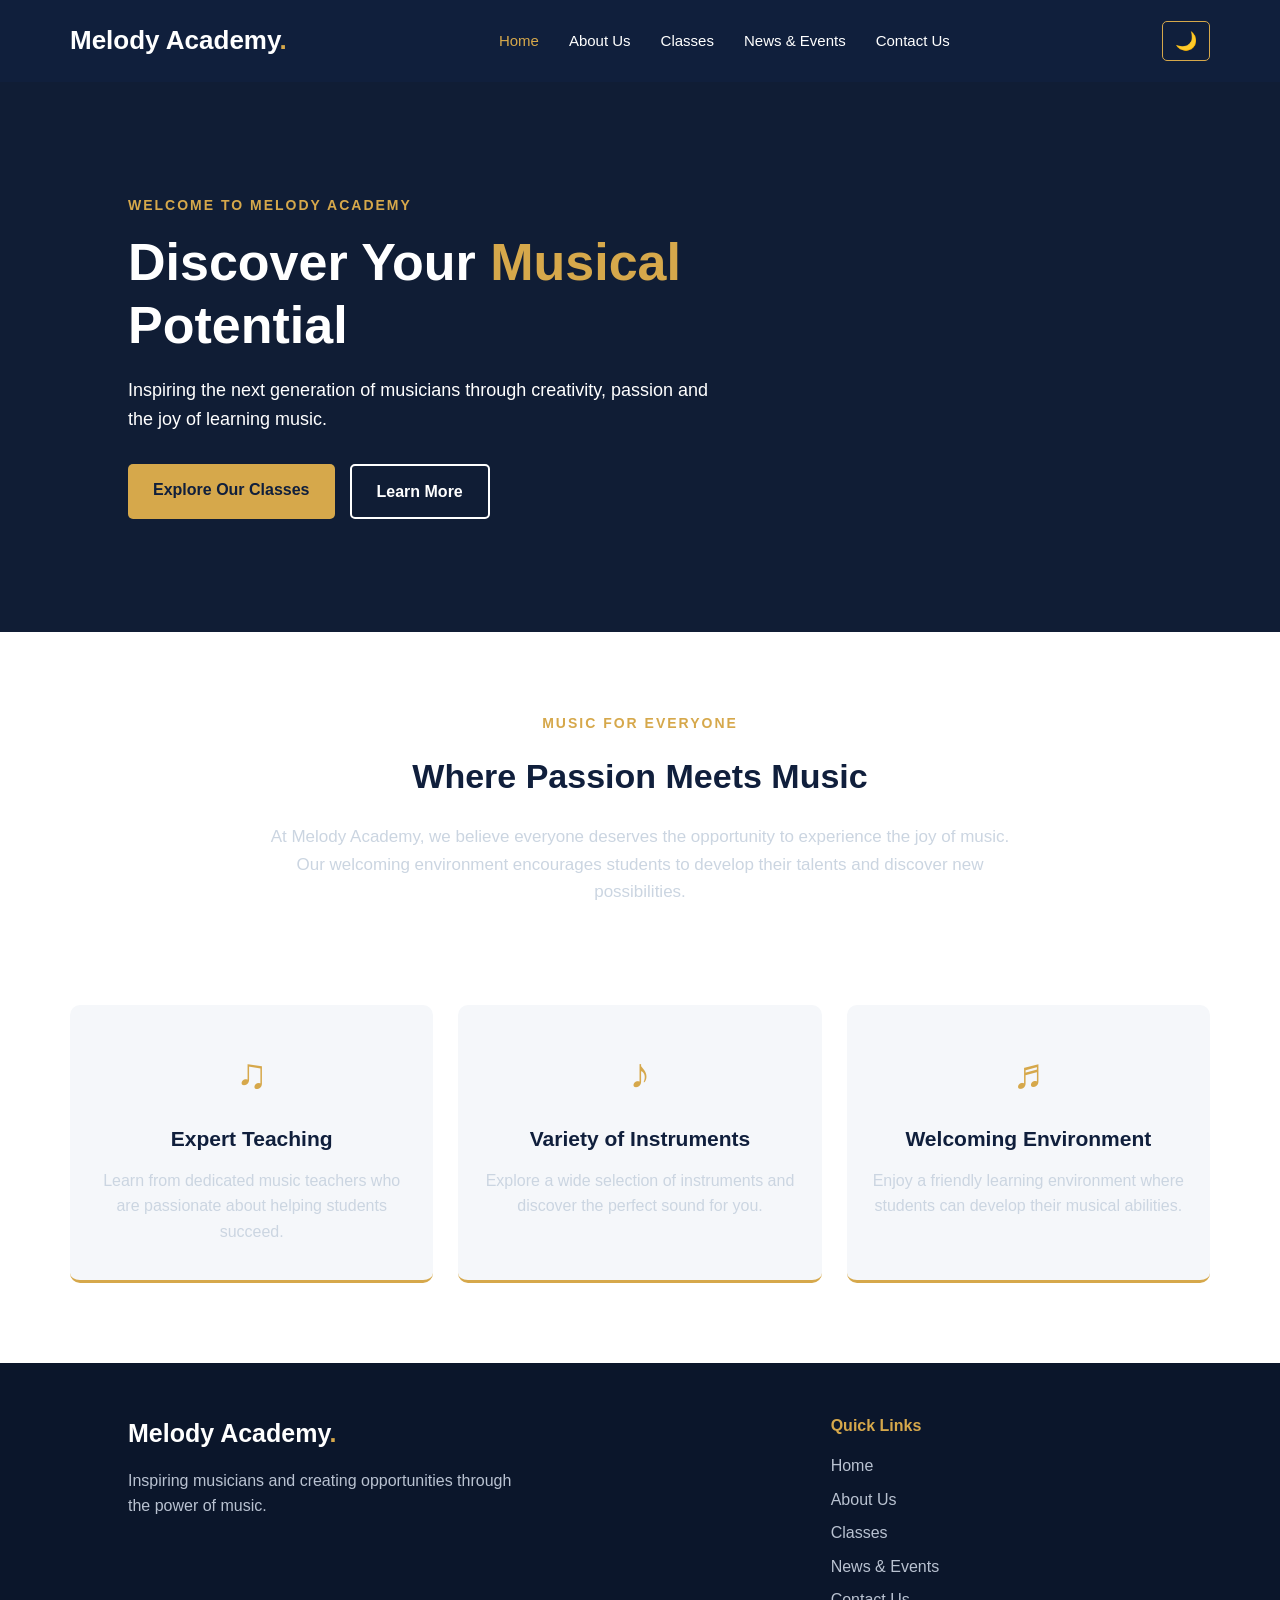
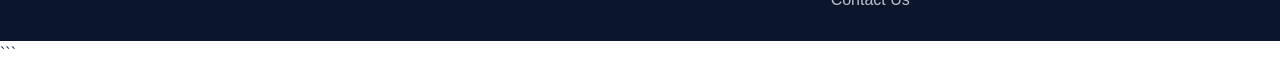
<file: index.html>
<!DOCTYPE html>
<html lang="en">

<head>

    <meta charset="UTF-8">

    <meta name="viewport" content="width=device-width, initial-scale=1.0">

    <title>Melody Academy | Home</title>

    <!-- Links this page to my external CSS stylesheet, where I have written the styling for my website -->
    <link rel="stylesheet" href="style.css">

</head>

<body>

    <!-- ==================================
         NAVIGATION BAR
         Contains my website logo and links
         to the other pages I have created
    =================================== -->

    <header>

        <nav class="navbar">

            <!-- My website logo, which also takes visitors back to the homepage when clicked -->
            <a href="index.html" class="logo">
                Melody Academy<span>.</span>
            </a>

            <!-- Button for opening and closing the navigation menu on smaller screens -->
            <button class="menu-toggle" id="menu-toggle" aria-label="Toggle navigation" aria-expanded="false">
                ☰
            </button>

            <!-- Navigation links to all five pages of my website -->
            <ul class="nav-links" id="nav-links">

                <!-- The active class highlights which page the visitor is currently viewing -->
                <li><a href="index.html" class="active">Home</a></li>

                <li><a href="about.html">About Us</a></li>

                <li><a href="classes.html">Classes</a></li>

                <li><a href="news.html">News & Events</a></li>

                <li><a href="contact.html">Contact Us</a></li>

            </ul>

            <!-- Button for switching between light and dark mode -->
            <button id="theme-toggle" class="theme-toggle" aria-label="Switch to dark mode">
                🌙
            </button>

        </nav>

    </header>


    <main>

        <!-- ==================================
             WELCOME SECTION
             The first section visitors see
             when they open my homepage
        =================================== -->

        <section class="welcome-section">

            <div class="welcome-content">

                <!-- A small heading to welcome visitors to the academy -->
                <p class="eyebrow">WELCOME TO MELODY ACADEMY</p>

                <!-- Main heading introducing the purpose of my website -->
                <h1>Discover Your <span>Musical</span> Potential</h1>

                <!-- A short introduction explaining what Melody Academy offers -->
                <p>
                    Inspiring the next generation of musicians through
                    creativity, passion and the joy of learning music.
                </p>

                <!-- Buttons which allow visitors to navigate to other pages -->
                <div class="welcome-buttons">

                    <!-- Takes visitors to my Classes page -->
                    <a href="classes.html" class="btn btn-primary">
                        Explore Our Classes
                    </a>

                    <!-- Takes visitors to my About Us page -->
                    <a href="about.html" class="btn btn-outline">
                        Learn More
                    </a>

                </div>

            </div>

        </section>


        <!-- ==================================
             INTRODUCTION SECTION
             Gives visitors a little more
             information about Melody Academy
        =================================== -->

        <section class="introduction">

            <div class="section-heading">

                <!-- Small heading used to introduce this section -->
                <p class="eyebrow">MUSIC FOR EVERYONE</p>

                <!-- Main heading for the introduction -->
                <h2>Where Passion Meets Music</h2>

                <!-- Describes the approach to music education at Melody Academy -->
                <p>
                    At Melody Academy, we believe everyone
                    deserves the opportunity to experience the joy of music.
                    Our welcoming environment encourages students to
                    develop their talents and discover new possibilities.
                </p>

            </div>

        </section>


        <!-- ==================================
             FEATURES SECTION
             Highlights three of the main
             things the music school will offer
        =================================== -->

        <section class="features">


            <!-- First feature: The teaching provided at the academy -->
            <div class="feature-card">

                <!-- Musical symbol used as the feature's icon -->
                <div class="feature-icon">♫</div>

                <h3>Expert Teaching</h3>

                <p>
                    Learn from dedicated music teachers who are
                    passionate about helping students succeed.
                </p>

            </div>


            <!-- Second feature: The different instruments available -->
            <div class="feature-card">

                <div class="feature-icon">♪</div>

                <h3>Variety of Instruments</h3>

                <p>
                    Explore a wide selection of instruments and
                    discover the perfect sound for you.
                </p>

            </div>


            <!-- Third feature: The learning environment at the academy -->
            <div class="feature-card">

                <div class="feature-icon">♬</div>

                <h3>Welcoming Environment</h3>

                <p>
                    Enjoy a friendly learning environment where
                    students can develop their musical abilities.
                </p>

            </div>

        </section>


    </main>


    <!-- ==================================
         FOOTER
         Appears at the bottom of my page
         and contains extra navigation links
    =================================== -->

    <footer>

        <div class="footer-content">

            <!-- Displays Melody Academy's name and a short description -->
            <div>

                <h3>Melody Academy<span>.</span></h3>

                <p>
                    Inspiring musicians and creating opportunities
                    through the power of music.
                </p>

            </div>


            <!-- Extra navigation links so visitors can access the other pages -->
            <div>

                <h4>Quick Links</h4>

                <ul>

                    <li><a href="index.html">Home</a></li>

                    <li><a href="about.html">About Us</a></li>

                    <li><a href="classes.html">Classes</a></li>

                    <li><a href="news.html">News & Events</a></li>

                    <li><a href="contact.html">Contact Us</a></li>

                </ul>

            </div>

        </div>

    </footer>


    <!-- Links to my JavaScript file -->
    <script src="script.js"></script>

</body>

</html>
```
</file>
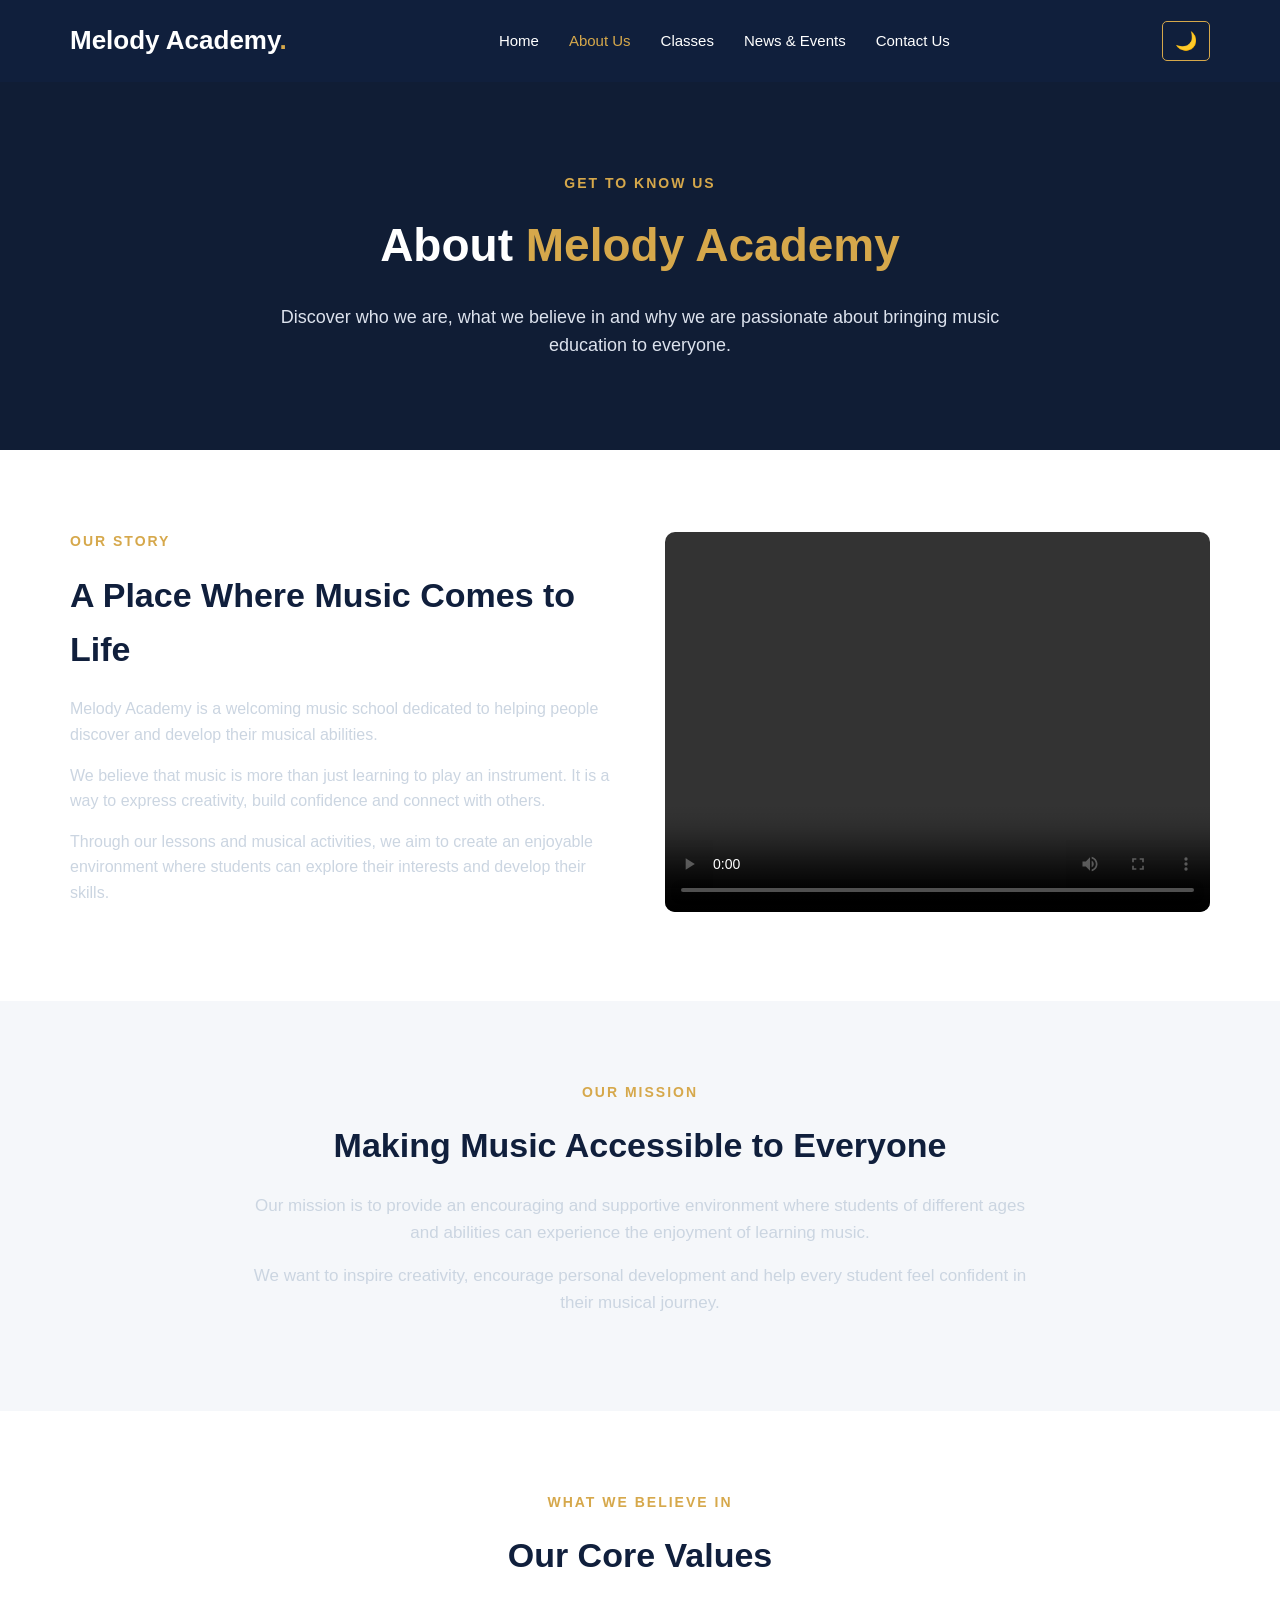
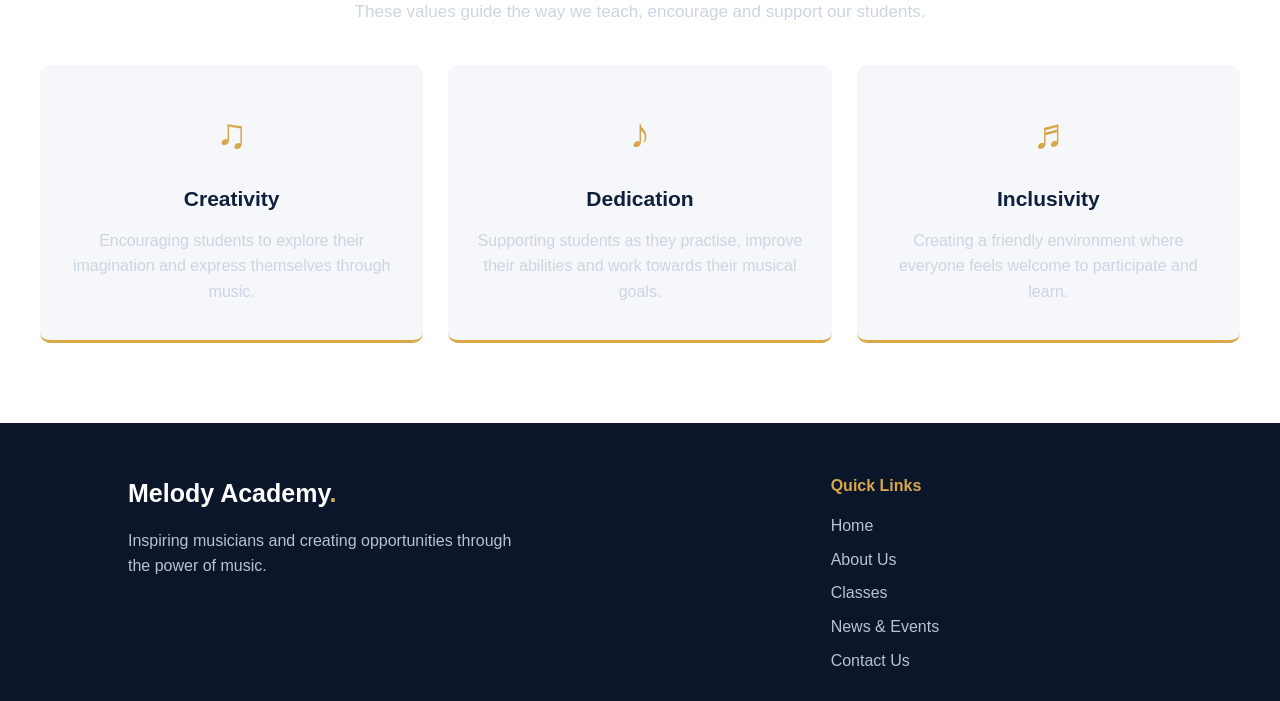
<file: about.html>
<!DOCTYPE html>
<html lang="en">

<head>

    <!-- Sets the character encoding for the webpage -->
    <meta charset="UTF-8">

    <!-- Allows the webpage to adjust to different screen sizes -->
    <meta name="viewport" content="width=device-width, initial-scale=1.0">

    <!-- Sets the title displayed in the browser tab -->
    <title>Melody Academy | About Us</title>

    <!-- Connects this page to the shared CSS stylesheet -->
    <link rel="stylesheet" href="style.css">

</head>

<body>

    <!-- ==================================
         NAVIGATION BAR
         Provides links to the other pages
    =================================== -->

    <header>

        <nav class="navbar">

            <!-- Academy logo linking back to the Home Page -->
            <a href="index.html" class="logo">
                Melody Academy<span>.</span>
            </a>

            <!-- Mobile navigation menu button -->
            <button class="menu-toggle" id="menu-toggle" aria-label="Toggle navigation" aria-expanded="false">
                ☰
            </button>

            <!-- Navigation links for the five website pages -->
            <ul class="nav-links" id="nav-links">

                <li><a href="index.html">Home</a></li>

                <!-- Highlights the About Us page as the active page -->
                <li><a href="about.html" class="active">About Us</a></li>

                <li><a href="classes.html">Classes</a></li>

                <li><a href="news.html">News & Events</a></li>

                <li><a href="contact.html">Contact Us</a></li>

            </ul>

            <!-- Button for switching between light and dark mode -->
            <button id="theme-toggle" class="theme-toggle" aria-label="Switch to dark mode">
                🌙
            </button>

        </nav>

    </header>


    <!-- Main content of the About Us Page -->
    <main>


        <!-- ==================================
             PAGE INTRODUCTION
             Introduces visitors to the academy
        =================================== -->

        <section class="about-intro">

            <div class="about-intro-content">

                <p class="eyebrow">GET TO KNOW US</p>

                <h1>About <span>Melody Academy</span></h1>

                <p>
                    Discover who we are, what we believe in and
                    why we are passionate about bringing music
                    education to everyone.
                </p>

            </div>

        </section>


        <!-- ==================================
             OUR STORY SECTION
             Explains the background and purpose
             of Melody Academy
        =================================== -->

        <section class="our-story">

            <div class="story-content">

                <p class="eyebrow">OUR STORY</p>

                <h2>A Place Where Music Comes to Life</h2>

                <p>
                    Melody Academy is a welcoming music school
                    dedicated to helping people discover and
                    develop their musical abilities.
                </p>

                <p>
                    We believe that music is more than just
                    learning to play an instrument. It is a way
                    to express creativity, build confidence and
                    connect with others.
                </p>

                <p>
                    Through our lessons and musical activities,
                    we aim to create an enjoyable environment
                    where students can explore their interests
                    and develop their skills.
                </p>

            </div>

            <!-- Displays a showcase video -->
            <div class="story-video">

                <video controls playsinline>

                    <source src="showcase.mp4" type="video/mp4">

                </video>

            </div>

        </section>

        <!-- ==================================
             OUR MISSION SECTION
             Describes the academy's main objective
        =================================== -->

        <section class="mission">

            <div class="mission-content">

                <p class="eyebrow">OUR MISSION</p>

                <h2>Making Music Accessible to Everyone</h2>

                <p>
                    Our mission is to provide an encouraging and
                    supportive environment where students of
                    different ages and abilities can experience
                    the enjoyment of learning music.
                </p>

                <p>
                    We want to inspire creativity, encourage
                    personal development and help every student
                    feel confident in their musical journey.
                </p>

            </div>

        </section>


        <!-- ==================================
             OUR VALUES SECTION
             Highlights the principles that guide
             the academy and its teaching approach
        =================================== -->

        <section class="our-values">

            <div class="values-heading">

                <p class="eyebrow">WHAT WE BELIEVE IN</p>

                <h2>Our Core Values</h2>

                <p>
                    These values guide the way we teach,
                    encourage and support our students.
                </p>

            </div>


            <!-- Displays the academy's three main values -->
            <div class="values-container">


                <!-- Creativity -->
                <div class="value-card">

                    <div class="value-icon">♫</div>

                    <h3>Creativity</h3>

                    <p>
                        Encouraging students to explore their
                        imagination and express themselves
                        through music.
                    </p>

                </div>


                <!-- Dedication -->
                <div class="value-card">

                    <div class="value-icon">♪</div>

                    <h3>Dedication</h3>

                    <p>
                        Supporting students as they practise,
                        improve their abilities and work towards
                        their musical goals.
                    </p>

                </div>


                <!-- Inclusivity -->
                <div class="value-card">

                    <div class="value-icon">♬</div>

                    <h3>Inclusivity</h3>

                    <p>
                        Creating a friendly environment where
                        everyone feels welcome to participate
                        and learn.
                    </p>

                </div>

            </div>

        </section>


    </main>


    <!-- ==================================
         FOOTER
         Provides additional information
         and links to the website pages
    =================================== -->

    <footer>

        <div class="footer-content">

            <!-- Academy name and description -->
            <div>

                <h3>Melody Academy<span>.</span></h3>

                <p>
                    Inspiring musicians and creating opportunities
                    through the power of music.
                </p>

            </div>


            <!-- Quick navigation links -->
            <div>

                <h4>Quick Links</h4>

                <ul>

                    <li><a href="index.html">Home</a></li>

                    <li><a href="about.html">About Us</a></li>

                    <li><a href="classes.html">Classes</a></li>

                    <li><a href="news.html">News & Events</a></li>

                    <li><a href="contact.html">Contact Us</a></li>

                </ul>

            </div>

        </div>

    </footer>


    <!-- Connects the page to the JavaScript file -->
    <script src="script.js"></script>

</body>

</html>
</file>
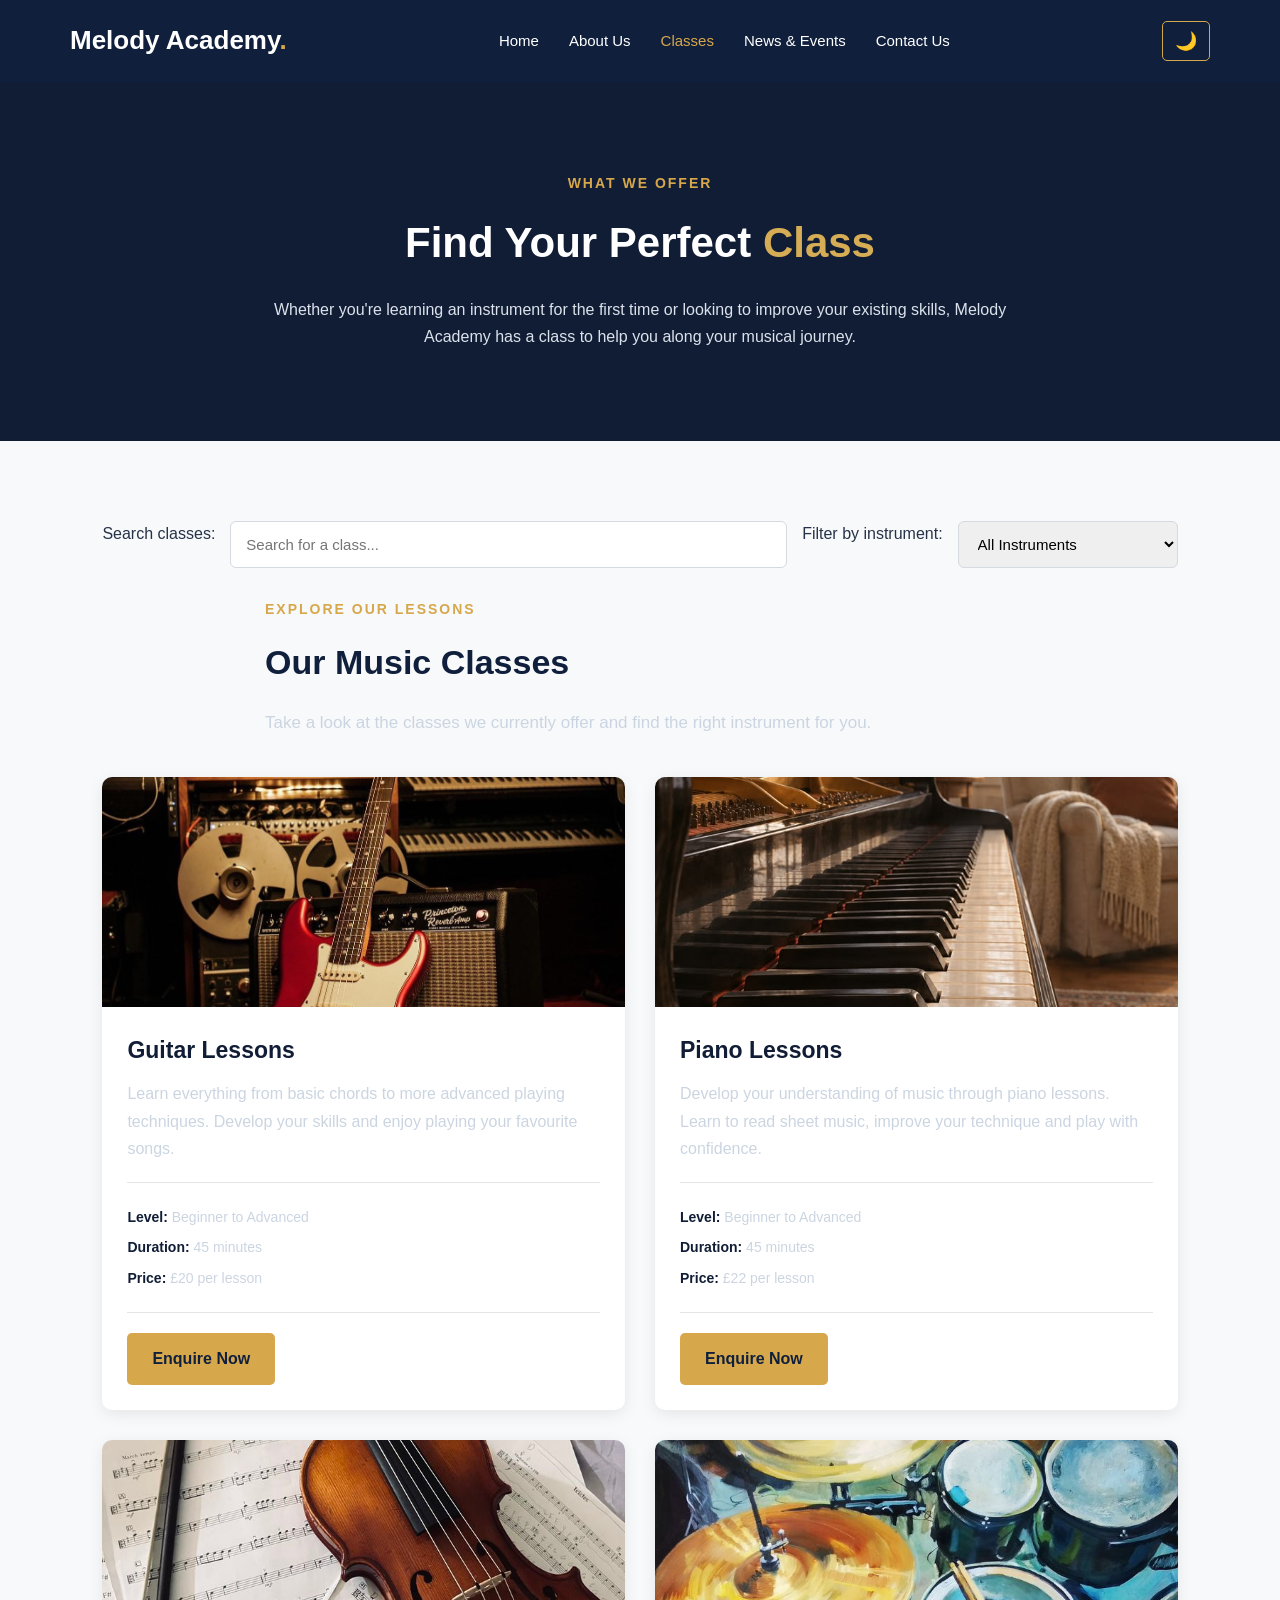
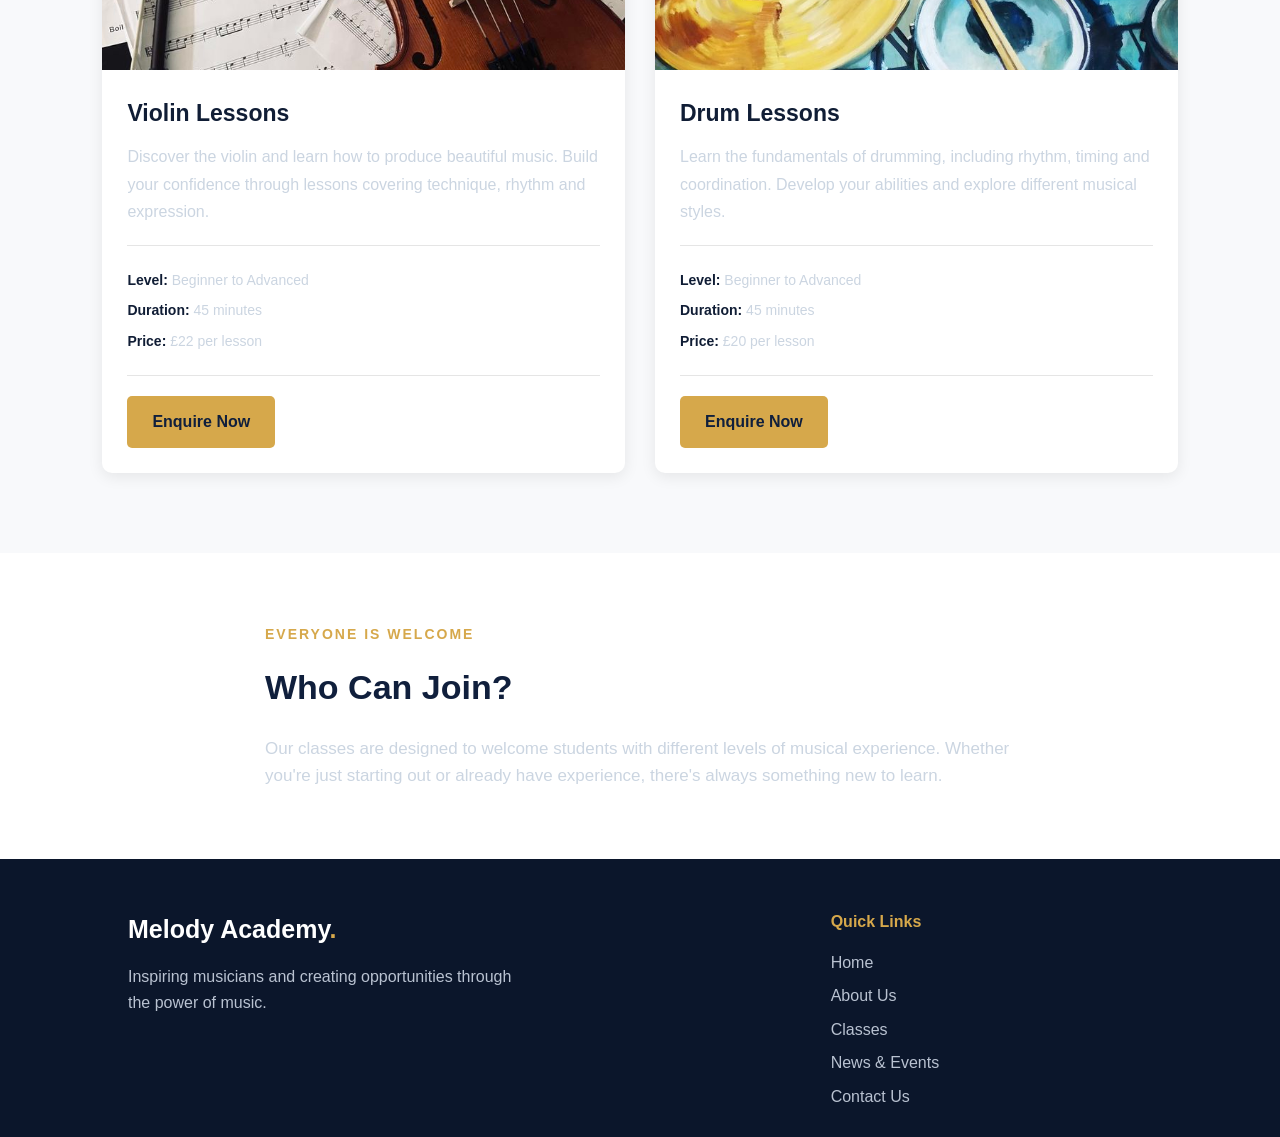
<file: classes.html>
<!DOCTYPE html>
<html lang="en">

<head>

    <meta charset="UTF-8">

    <meta name="viewport" content="width=device-width, initial-scale=1.0">

    <title>Melody Academy | Classes</title>

    <!-- Links this page to my external CSS stylesheet -->
    <link rel="stylesheet" href="style.css">

</head>

<body>

    <!-- ==================================
         NAVIGATION BAR
         Contains my website logo and links
         to the other pages I have created
    =================================== -->

    <header>

        <nav class="navbar">

            <!-- My website logo, which links back to the homepage -->
            <a href="index.html" class="logo">
                Melody Academy<span>.</span>
            </a>

            <!-- Button for opening and closing the navigation menu on smaller screens -->
            <button class="menu-toggle" id="menu-toggle" aria-label="Toggle navigation" aria-expanded="false">
                ☰
            </button>

            <!-- Navigation links to all five pages of my website -->
            <ul class="nav-links" id="nav-links">

                <li><a href="index.html">Home</a></li>

                <li><a href="about.html">About Us</a></li>

                <!-- The active class highlights the page currently being viewed -->
                <li><a href="classes.html" class="active">Classes</a></li>

                <li><a href="news.html">News & Events</a></li>

                <li><a href="contact.html">Contact Us</a></li>

            </ul>

            <!-- Button for switching between light and dark mode -->
            <button id="theme-toggle" class="theme-toggle" aria-label="Switch to dark mode">
                🌙
            </button>

        </nav>

    </header>


    <main>

        <!-- ==================================
             PAGE INTRODUCTION
             Introduces visitors to the classes
             available at Melody Academy
        =================================== -->

        <section class="classes-intro">

            <div class="classes-intro-content">
                <p class="eyebrow">WHAT WE OFFER</p>

                <h1>Find Your Perfect <span>Class</span></h1>

                <p>
                    Whether you're learning an instrument for the first time
                    or looking to improve your existing skills, Melody Academy
                    has a class to help you along your musical journey.
                </p>

            </div>

        </section>


        <!-- ==================================
             AVAILABLE CLASSES
             Displays the different instruments
             students can learn at my academy
        =================================== -->

        <section class="classes-section">


            <!-- Search and filter options for my classes -->
            <div class="class-search">

                <label for="classSearch">Search classes:</label>

                <input type="text" id="classSearch" placeholder="Search for a class...">

                <label for="instrumentFilter">Filter by instrument:</label>

                <select id="instrumentFilter">
                    <option value="all">All Instruments</option>
                    <option value="guitar">Guitar</option>
                    <option value="piano">Piano</option>
                    <option value="violin">Violin</option>
                    <option value="drums">Drums</option>
                </select>

            </div>


            <div class="section-heading">

                <p class="eyebrow">EXPLORE OUR LESSONS</p>

                <h2>Our Music Classes</h2>

                <p>
                    Take a look at the classes we currently offer and find
                    the right instrument for you.
                </p>

            </div>


            <!-- Javascript loads my class cards via the JSON File -->
            <div class="classes-grid"></div>

        </section>


        <!-- ==================================
             WHO CAN JOIN?
             Explains who the lessons are
             suitable for
        =================================== -->

        <section class="who-can-join">

            <div class="section-heading">

                <p class="eyebrow">EVERYONE IS WELCOME</p>

                <h2>Who Can Join?</h2>

                <p>
                    Our classes are designed to welcome students with
                    different levels of musical experience. Whether you're
                    just starting out or already have experience, there's
                    always something new to learn.
                </p>

            </div>

        </section>

    </main>


    <!-- ==================================
         FOOTER
         Contains my academy description
         and additional navigation links
    =================================== -->

    <footer>

        <div class="footer-content">

            <!-- My academy's name and a short description -->
            <div>

                <h3>Melody Academy<span>.</span></h3>

                <p>
                    Inspiring musicians and creating opportunities
                    through the power of music.
                </p>

            </div>


            <!-- Extra links to the other pages of my website -->
            <div>

                <h4>Quick Links</h4>

                <ul>

                    <li><a href="index.html">Home</a></li>

                    <li><a href="about.html">About Us</a></li>

                    <li><a href="classes.html">Classes</a></li>

                    <li><a href="news.html">News & Events</a></li>

                    <li><a href="contact.html">Contact Us</a></li>

                </ul>

            </div>

        </div>

    </footer>


    <!-- Links my JavaScript file, which controls the mobile navigation menu -->
    <script src="script.js"></script>

</body>

</html>
</file>
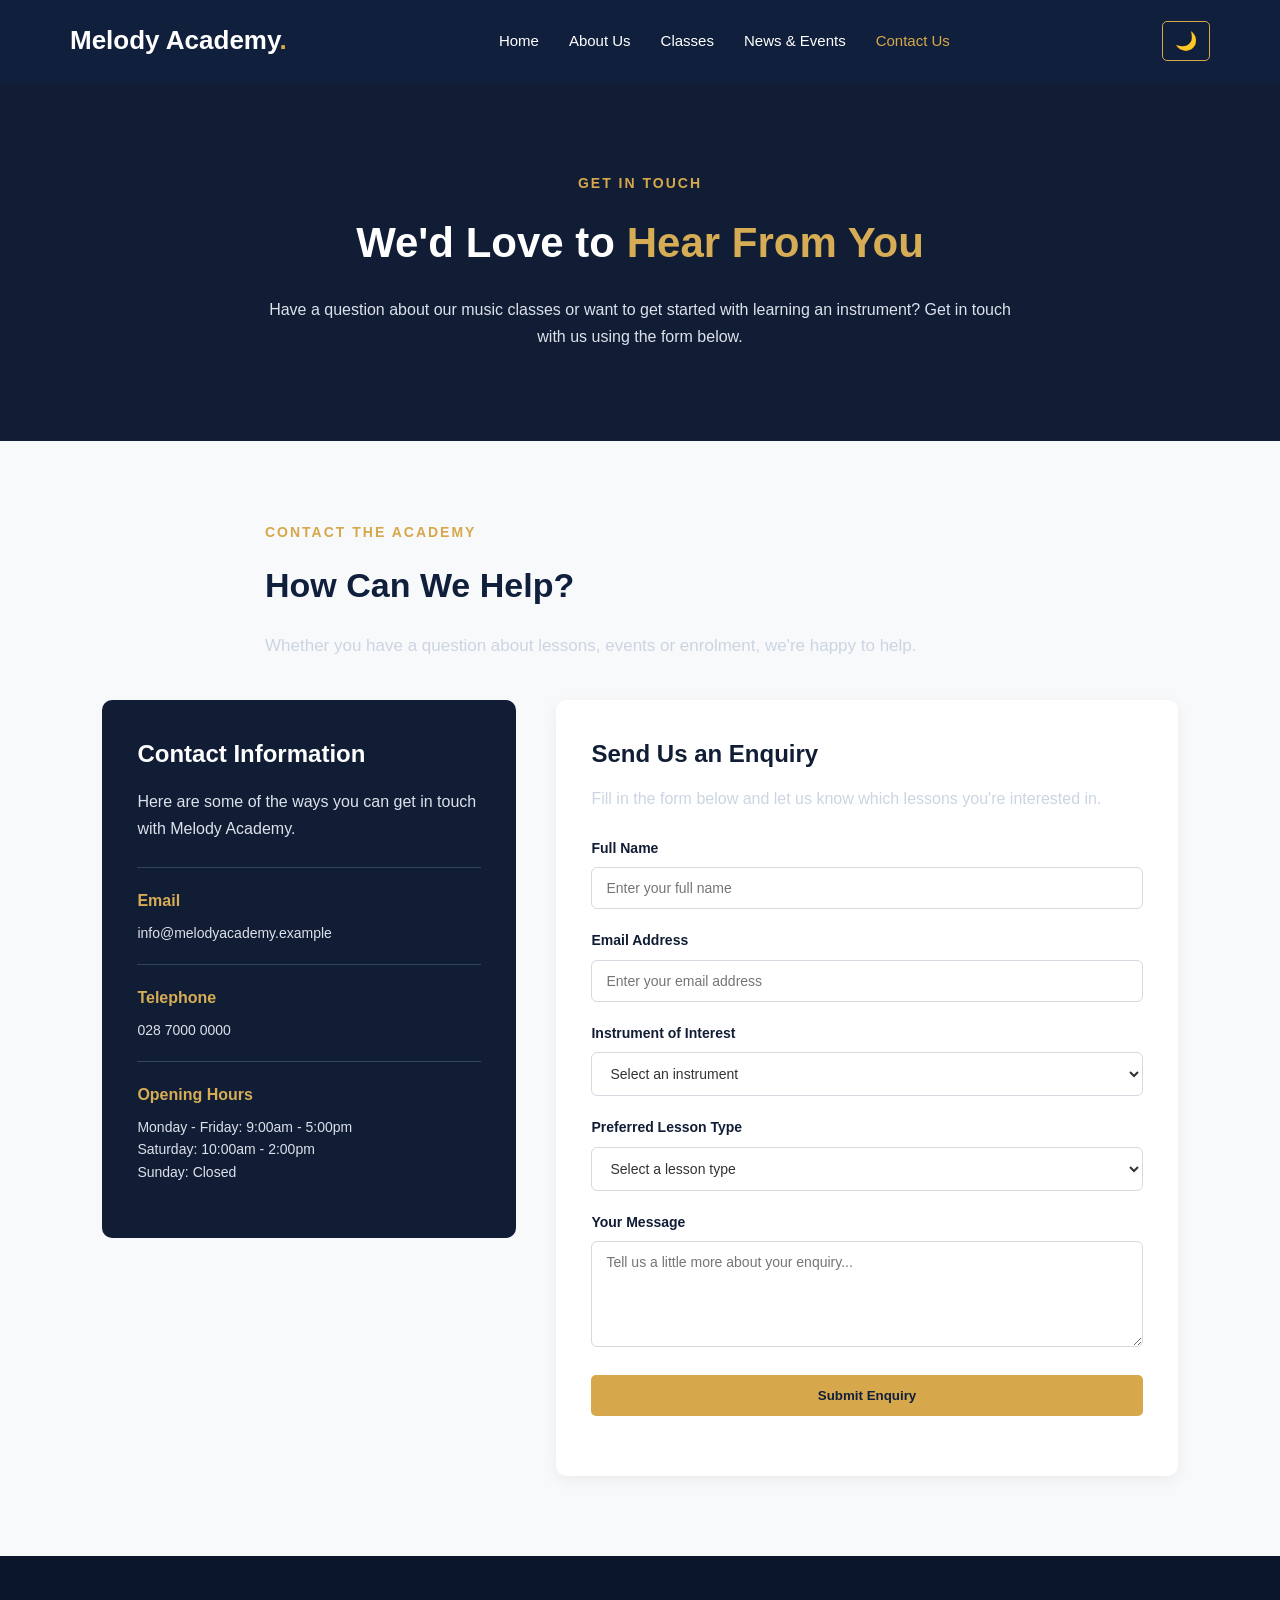
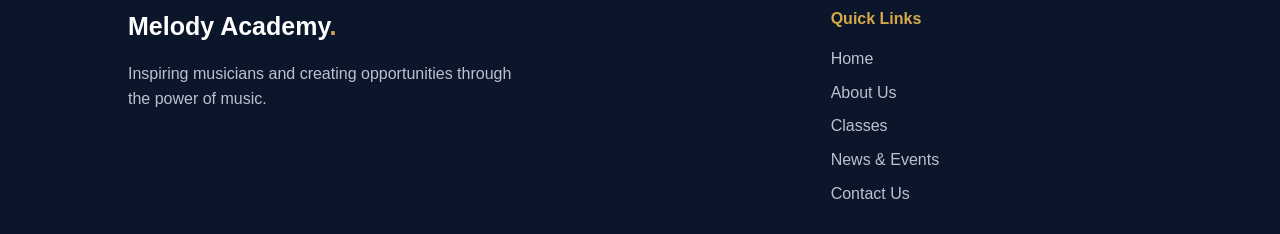
<file: contact.html>
<!DOCTYPE html>
<html lang="en">

<head>

    <meta charset="UTF-8">

    <meta name="viewport" content="width=device-width, initial-scale=1.0">

    <title>Melody Academy | Contact Us</title>

    <!-- Links this page to my external CSS stylesheet -->
    <link rel="stylesheet" href="style.css">

</head>

<body>

    <!-- ==================================
         NAVIGATION BAR
         Contains my website logo and links
         to the other pages I have created
    =================================== -->

    <header>

        <nav class="navbar">

            <!-- My website logo, which links back to the homepage -->
            <a href="index.html" class="logo">
                Melody Academy<span>.</span>
            </a>

            <!-- Button for opening and closing the navigation menu on smaller screens -->
            <button class="menu-toggle" id="menu-toggle" aria-label="Toggle navigation" aria-expanded="false">
                ☰
            </button>

            <!-- Navigation links to all five pages of my website -->
            <ul class="nav-links" id="nav-links">

                <li><a href="index.html">Home</a></li>

                <li><a href="about.html">About Us</a></li>

                <li><a href="classes.html">Classes</a></li>

                <li><a href="news.html">News & Events</a></li>

                <!-- Highlights the page currently being viewed -->
                <li><a href="contact.html" class="active">Contact Us</a></li>

            </ul>

            <!-- Button for switching between light and dark mode -->
            <button id="theme-toggle" class="theme-toggle" aria-label="Switch to dark mode">
                🌙
            </button>

        </nav>

    </header>


    <main>

        <!-- ==================================
             PAGE INTRODUCTION
             Welcomes visitors to the Contact
             Us page and encourages enquiries
        =================================== -->

        <section class="contact-intro">

            <div class="contact-intro-content">

                <p class="eyebrow">GET IN TOUCH</p>

                <h1>We'd Love to <span>Hear From You</span></h1>

                <p>
                    Have a question about our music classes or want to
                    get started with learning an instrument?
                    Get in touch with us using the form below.
                </p>

            </div>

        </section>


        <!-- ==================================
             CONTACT INFORMATION
             Displays ways visitors can contact
             Melody Academy
        =================================== -->

        <section class="contact-section">

            <div class="section-heading">

                <p class="eyebrow">CONTACT THE ACADEMY</p>

                <h2>How Can We Help?</h2>

                <p>
                    Whether you have a question about lessons, events
                    or enrolment, we're happy to help.
                </p>

            </div>


            <!-- Contains the contact details and enquiry form -->
            <div class="contact-container">


                <!-- CONTACT DETAILS -->
                <div class="contact-information">

                    <h3>Contact Information</h3>

                    <p>
                        Here are some of the ways you can get in touch
                        with Melody Academy.
                    </p>


                    <!-- Academy email address -->
                    <div class="contact-detail">

                        <h4>Email</h4>

                        <p>info@melodyacademy.example</p>

                    </div>


                    <!-- Academy telephone number -->
                    <div class="contact-detail">

                        <h4>Telephone</h4>

                        <p>028 7000 0000</p>

                    </div>


                    <!-- Academy opening hours -->
                    <div class="contact-detail">

                        <h4>Opening Hours</h4>

                        <p>Monday - Friday: 9:00am - 5:00pm</p>

                        <p>Saturday: 10:00am - 2:00pm</p>

                        <p>Sunday: Closed</p>

                    </div>

                </div>


                <!-- ==================================
                     ENQUIRY FORM
                     Allows visitors to submit their
                     details and ask about lessons
                =================================== -->

                <div class="contact-form-container">

                    <h3>Send Us an Enquiry</h3>

                    <p>
                        Fill in the form below and let us know
                        which lessons you're interested in.
                    </p>


                    <!-- Form used to collect visitor information -->
                    <form id="contact-form">

                        <!-- Visitor's full name -->
                        <div class="form-group">

                            <label for="visitor-name">Full Name</label>

                            <input type="text" id="visitor-name" name="visitor-name" placeholder="Enter your full name"
                                required>

                        </div>


                        <!-- Visitor's email address -->
                        <div class="form-group">

                            <label for="visitor-email">Email Address</label>

                            <input type="email" id="visitor-email" name="visitor-email"
                                placeholder="Enter your email address" required>

                        </div>


                        <!-- Dropdown allowing visitors to select an instrument -->
                        <div class="form-group">

                            <label for="instrument">Instrument of Interest</label>

                            <select id="instrument" name="instrument" required>

                                <option value="">Select an instrument</option>

                                <option value="Guitar">Guitar</option>

                                <option value="Piano">Piano</option>

                                <option value="Violin">Violin</option>

                                <option value="Drums">Drums</option>

                                <option value="Other">Other</option>

                            </select>

                        </div>


                        <!-- Visitor can choose their preferred lesson type -->
                        <div class="form-group">

                            <label for="lesson-type">Preferred Lesson Type</label>

                            <select id="lesson-type" name="lesson-type" required>

                                <option value="">Select a lesson type</option>

                                <option value="Individual">Individual Lesson</option>

                                <option value="Group">Group Lesson</option>

                            </select>

                        </div>


                        <!-- Additional information provided by the visitor -->
                        <div class="form-group">

                            <label for="visitor-message">Your Message</label>

                            <textarea id="visitor-message" name="visitor-message" rows="5"
                                placeholder="Tell us a little more about your enquiry..." required></textarea>

                        </div>


                        <!-- Button for submitting the visitor's enquiry -->
                        <button type="submit" class="btn btn-primary">
                            Submit Enquiry
                        </button>

                    </form>


                    <!-- Displays a message after the form is submitted -->
                    <p id="form-response" aria-live="polite"></p>

                </div>

            </div>

        </section>


    </main>


    <!-- ==================================
         FOOTER
         Contains my academy description
         and additional navigation links
    =================================== -->

    <footer>

        <div class="footer-content">

            <!-- My academy's name and a short description -->
            <div>

                <h3>Melody Academy<span>.</span></h3>

                <p>
                    Inspiring musicians and creating opportunities
                    through the power of music.
                </p>

            </div>


            <!-- Extra links to the other pages of my website -->
            <div>

                <h4>Quick Links</h4>

                <ul>

                    <li><a href="index.html">Home</a></li>

                    <li><a href="about.html">About Us</a></li>

                    <li><a href="classes.html">Classes</a></li>

                    <li><a href="news.html">News & Events</a></li>

                    <li><a href="contact.html">Contact Us</a></li>

                </ul>

            </div>

        </div>

    </footer>


    <!-- Links my JavaScript file, which controls the navigation and enquiry form -->
    <script src="script.js"></script>

</body>

</html>
</file>
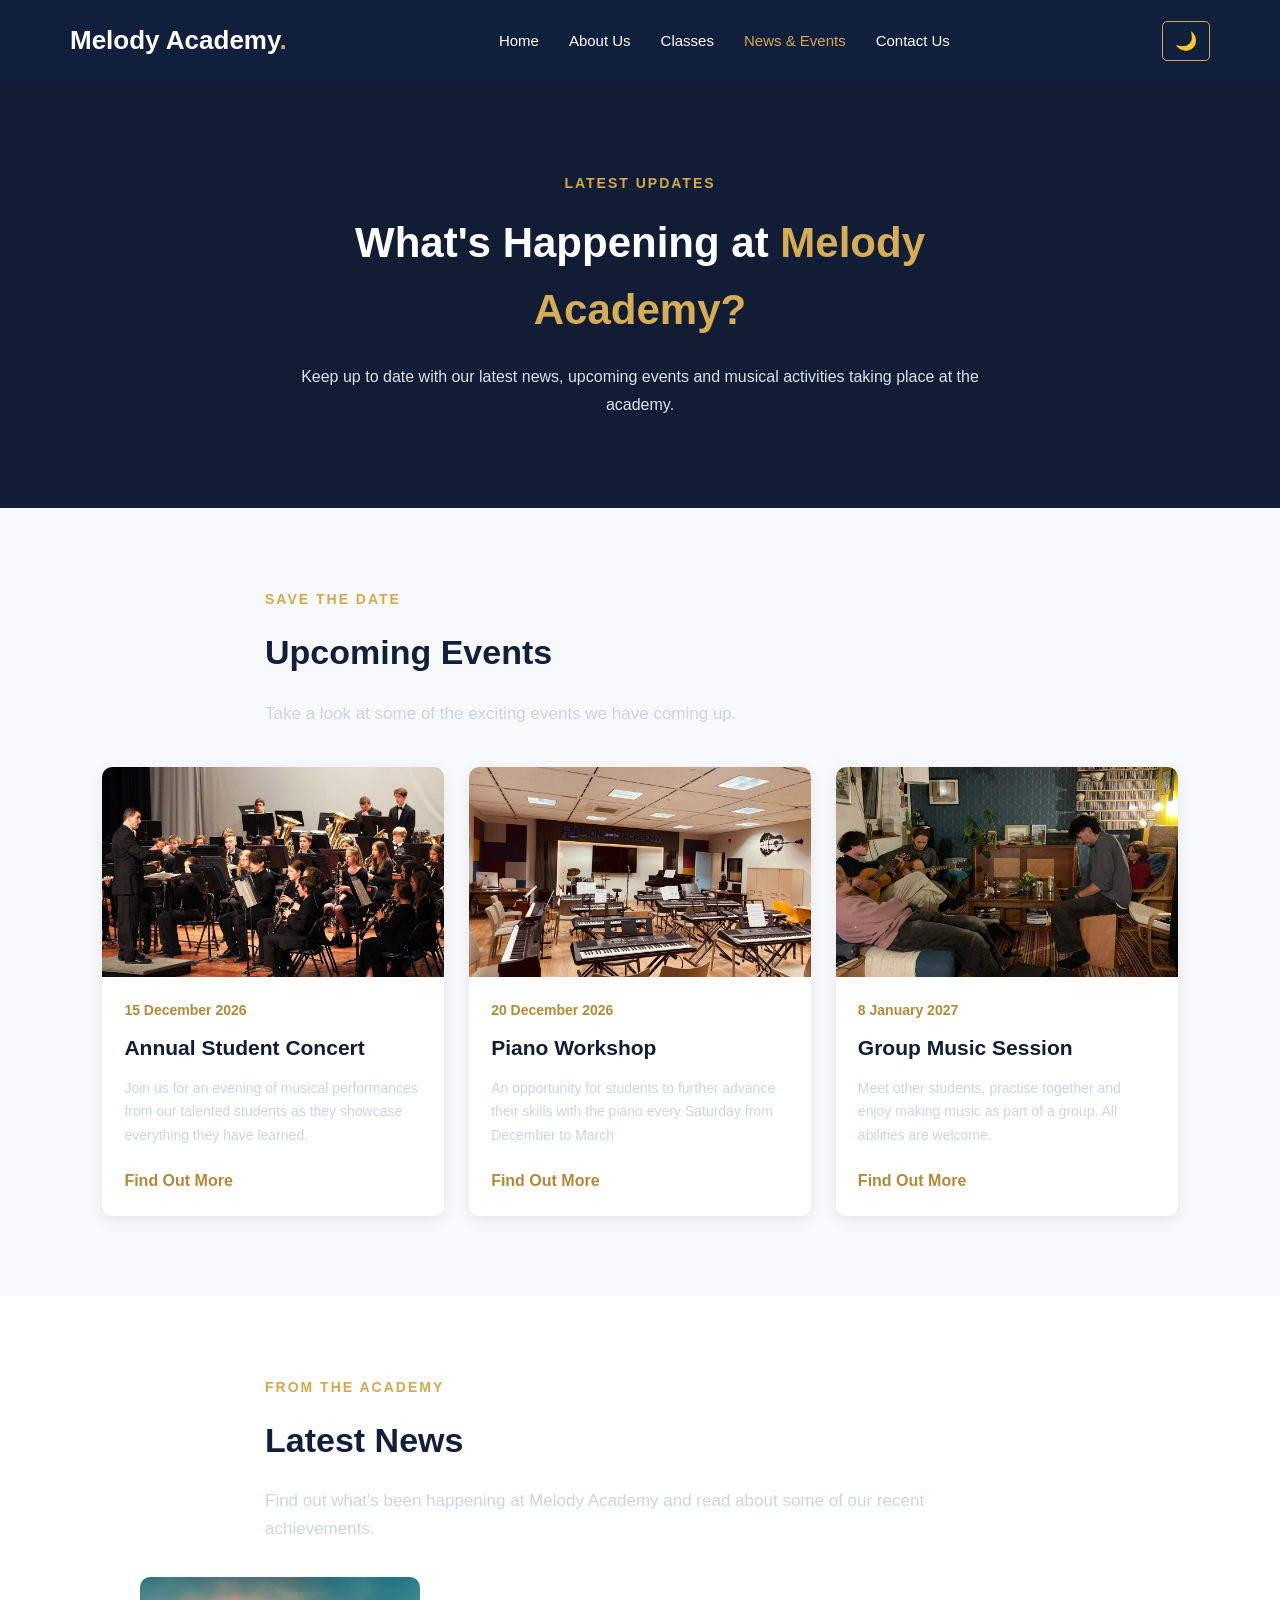
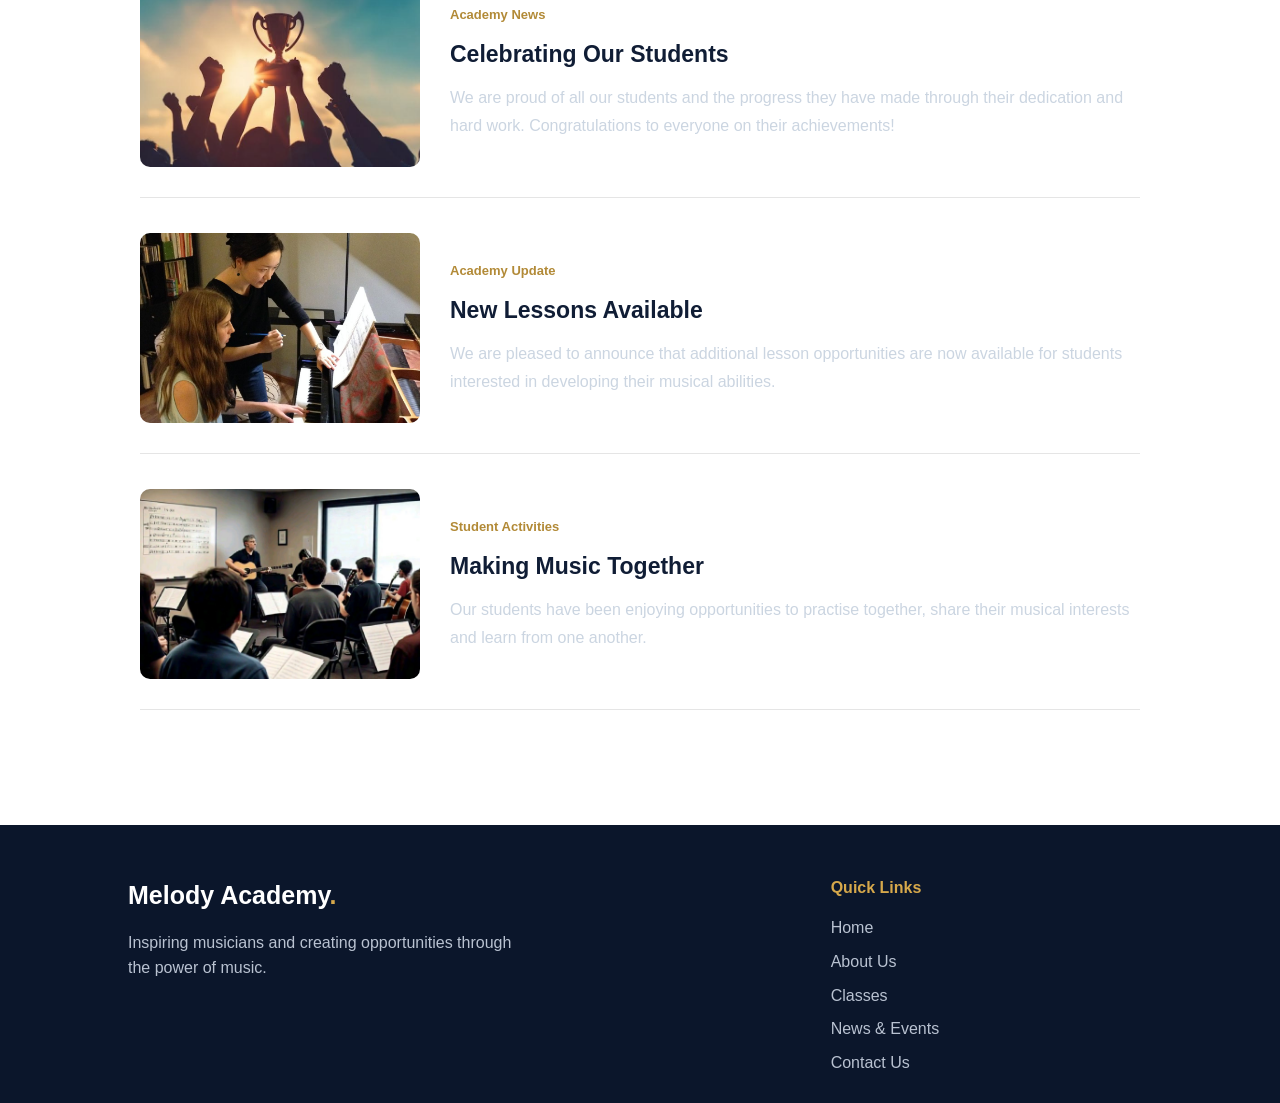
<file: news.html>
<!DOCTYPE html>
<html lang="en">

<head>

    <meta charset="UTF-8">

    <meta name="viewport" content="width=device-width, initial-scale=1.0">

    <title>Melody Academy | News & Events</title>

    <!-- Links this page to my external CSS stylesheet -->
    <link rel="stylesheet" href="style.css">

</head>

<body>

    <!-- ==================================
         NAVIGATION BAR
         Contains my website logo and links
         to the other pages I have created
    =================================== -->

    <header>

        <nav class="navbar">

            <!-- My website logo, which links back to the homepage -->
            <a href="index.html" class="logo">
                Melody Academy<span>.</span>
            </a>

            <!-- Button for opening and closing the navigation menu on smaller screens -->
            <button class="menu-toggle" id="menu-toggle" aria-label="Toggle navigation" aria-expanded="false">
                ☰
            </button>

            <!-- Navigation links to all five pages of my website -->
            <ul class="nav-links" id="nav-links">

                <li><a href="index.html">Home</a></li>

                <li><a href="about.html">About Us</a></li>

                <li><a href="classes.html">Classes</a></li>

                <!-- Highlights the page currently being viewed -->
                <li><a href="news.html" class="active">News & Events</a></li>

                <li><a href="contact.html">Contact Us</a></li>

            </ul>

            <!-- Button for switching between light and dark mode -->
            <button id="theme-toggle" class="theme-toggle" aria-label="Switch to dark mode">
                🌙
            </button>

        </nav>

    </header>


    <main>

        <!-- ==================================
             PAGE INTRODUCTION
             Introduces visitors to the latest
             news and events at the academy
        =================================== -->

        <section class="news-intro">

            <div class="news-intro-content">

                <p class="eyebrow">LATEST UPDATES</p>

                <h1>What's Happening at <span>Melody Academy?</span></h1>

                <p>
                    Keep up to date with our latest news, upcoming events
                    and musical activities taking place at the academy.
                </p>

            </div>

        </section>


        <!-- ==================================
             UPCOMING EVENTS
             Displays events organised by
             Melody Academy
        =================================== -->

        <section class="events-section">

            <div class="section-heading">

                <p class="eyebrow">SAVE THE DATE</p>

                <h2>Upcoming Events</h2>

                <p>
                    Take a look at some of the exciting events
                    we have coming up.
                </p>

            </div>


            <!-- Container holding all three event cards -->
            <div class="events-grid">


                <!-- FIRST EVENT: STUDENT CONCERT -->
                <div class="event-card">

                    <!-- Image showing a student music performance -->
                    <div class="event-image">

                        <img src="Concert.jpg" alt="Students performing at a music concert">

                    </div>

                    <div class="event-content">

                        <p class="event-date">15 December 2026</p>

                        <h3>Annual Student Concert</h3>

                        <p>
                            Join us for an evening of musical performances
                            from our talented students as they showcase
                            everything they have learned.
                        </p>

                        <a href="contact.html" class="event-link">
                            Find Out More
                        </a>

                    </div>

                </div>


                <!-- SECOND EVENT: PIANO WORKSHOP -->
                <div class="event-card">

                    <!-- Image showing a piano and music lesson -->
                    <div class="event-image">

                        <img src="workshop.jpg" alt="Piano workshop taking place at Melody Academy">

                    </div>

                    <div class="event-content">

                        <p class="event-date">20 December 2026 </p>

                        <h3>Piano Workshop</h3>

                        <p>
                            An opportunity for students to further advance
                            their skills with the piano every Saturday from December
                            to March
                        </p>

                        <a href="contact.html" class="event-link">
                            Find Out More
                        </a>

                    </div>

                </div>


                <!-- THIRD EVENT: GROUP MUSIC SESSION -->
                <div class="event-card">

                    <!-- Image showing musicians playing together -->
                    <div class="event-image">

                        <img src="group.jpg" alt="Students playing musical instruments together">

                    </div>

                    <div class="event-content">

                        <p class="event-date">8 January 2027</p>

                        <h3>Group Music Session</h3>

                        <p>
                            Meet other students, practise together and
                            enjoy making music as part of a group.
                            All abilities are welcome.
                        </p>

                        <a href="contact.html" class="event-link">
                            Find Out More
                        </a>

                    </div>

                </div>


            </div>

        </section>


        <!-- ==================================
             LATEST NEWS
             Shares recent announcements and
             updates from the academy
        =================================== -->

        <section class="news-section">

            <div class="section-heading">

                <p class="eyebrow">FROM THE ACADEMY</p>

                <h2>Latest News</h2>

                <p>
                    Find out what's been happening at Melody Academy
                    and read about some of our recent achievements.
                </p>

            </div>


            <!-- FIRST NEWS ARTICLE -->
            <div class="news-article">

                <!-- Image of a Trophy -->
                <div class="news-article-image">

                    <img src="Achievement.jpg" alt="Trophy celebrating student achievements">

                </div>

                <div class="news-article-content">

                    <p class="news-date">Academy News</p>

                    <h3>Celebrating Our Students</h3>

                    <p>
                        We are proud of all our students and the progress
                        they have made through their dedication and hard
                        work. Congratulations to everyone on their
                        achievements!
                    </p>

                </div>

            </div>


            <!-- SECOND NEWS ARTICLE -->
            <div class="news-article">

                <!-- Image showing a music teacher helping a student-->
                <div class="news-article-image">

                    <img src="teacher.jpg" alt="Music teacher helping a student practise">

                </div>

                <div class="news-article-content">

                    <p class="news-date">Academy Update</p>

                    <h3>New Lessons Available</h3>

                    <p>
                        We are pleased to announce that additional lesson
                        opportunities are now available for students
                        interested in developing their musical abilities.
                    </p>

                </div>

            </div>


            <!-- THIRD NEWS ARTICLE -->
            <div class="news-article">

                <!-- Image showing a group of musicians rehearsing -->
                <div class="news-article-image">

                    <img src="rehearsal.jpg" alt="Students practising music together">

                </div>

                <div class="news-article-content">

                    <p class="news-date">Student Activities</p>

                    <h3>Making Music Together</h3>

                    <p>
                        Our students have been enjoying opportunities
                        to practise together, share their musical interests
                        and learn from one another.
                    </p>

                </div>

            </div>

        </section>

    </main>


    <!-- ==================================
         FOOTER
         Contains my academy description
         and additional navigation links
    =================================== -->

    <footer>

        <div class="footer-content">

            <!-- My academy's name and a short description -->
            <div>

                <h3>Melody Academy<span>.</span></h3>

                <p>
                    Inspiring musicians and creating opportunities
                    through the power of music.
                </p>

            </div>


            <!-- Extra links to the other pages of my website -->
            <div>

                <h4>Quick Links</h4>

                <ul>

                    <li><a href="index.html">Home</a></li>

                    <li><a href="about.html">About Us</a></li>

                    <li><a href="classes.html">Classes</a></li>

                    <li><a href="news.html">News & Events</a></li>

                    <li><a href="contact.html">Contact Us</a></li>

                </ul>

            </div>

        </div>

    </footer>


    <!-- Links my JavaScript file, which controls the mobile navigation menu -->
    <script src="script.js"></script>

</body>

</html>
</file>
<file: style.css>
/* ==========================================
   GENERAL STYLING
   Sets the default appearance of the website
========================================== */

/* I remove the browser's default spacing so the layout is easier to control */
* {
    margin: 0;
    padding: 0;
    box-sizing: border-box;
}

/* I use Arial throughout and set the website's default colours here */
body {
    font-family: Arial, Helvetica, sans-serif;
    background-color: #FFFFFF;
    color: #263247;
    line-height: 1.6;
}

/* This makes scrolling between sections feel a bit smoother */
html {
    scroll-behavior: smooth;
}

/* I remove the underline from links to keep the design tidy */
a {
    text-decoration: none;
}


/* ==========================================
   NAVIGATION BAR
   Styles the website logo and navigation links
========================================== */

/* I give the navigation bar its dark navy background */
header {
    background-color: #101F3C;
    width: 100%;
}

/* This keeps the logo and navigation links lined up */
.navbar {
    max-width: 1200px;
    margin: auto;
    padding: 20px 30px;

    display: flex;
    justify-content: space-between;
    align-items: center;
}

/* I style the Melody Academy name here */
.logo {
    color: #FFFFFF;
    font-size: 26px;
    font-weight: bold;
}

/* I use gold here to keep the branding consistent */
.logo span,
.footer-content span {
    color: #D6A84B;
}

/* This keeps the navigation links in a horizontal row */
.nav-links {
    display: flex;
    list-style: none;
    gap: 30px;
}

/* I set the appearance of the navigation links here */
.nav-links a {
    color: #FFFFFF;
    font-size: 15px;
    transition: color 0.3s;
}

/* The links turn gold when someone hovers over them or opens that page */
.nav-links a:hover,
.nav-links a.active {
    color: #D6A84B;
}

/* I use this button for the mobile navigation menu
   It is hidden on larger screens */
.menu-toggle {
    display: none;
    background: none;
    border: none;
    color: white;
    font-size: 28px;
    cursor: pointer;
}

/* Button I use to switch between light and dark mode */
.theme-toggle {
    background: none;
    border: 1px solid #D6A84B;
    border-radius: 5px;
    padding: 8px 12px;
    font-size: 18px;
    cursor: pointer;
    color: white;
}

/* Adds a small hover effect to the theme button */
.theme-toggle:hover {
    background-color: #D6A84B;
}


/* ==========================================
   WELCOME SECTION
   Displays the main introduction at the top
   of the Home Page
========================================== */

/* This is the main welcome area at the top of my Home page */
.welcome-section {
    min-height: 550px;

    /* I use a solid navy background so the Home page matches the Classes page */
    background-color: #101D35;

    /* This keeps the welcome text centred vertically */
    display: flex;
    align-items: center;

    padding: 60px 10%;
}

/* I keep the welcome text within a set width and make it white */
.welcome-content {
    max-width: 700px;
    color: #FFFFFF;
}

/* I use this style for the small introductory headings */
.eyebrow {
    color: #D6A84B;
    font-weight: bold;
    letter-spacing: 2px;
    font-size: 14px;
    margin-bottom: 15px;
}

/* I set the size and spacing of the main welcome heading */
.welcome-section h1 {
    font-size: 52px;
    line-height: 1.2;
    margin-bottom: 20px;
}

/* I highlight the word 'Musical' in gold */
.welcome-section h1 span {
    color: #D6A84B;
}

/* I set the size and spacing of the welcome paragraph */
.welcome-content>p:not(.eyebrow) {
    font-size: 18px;
    margin-bottom: 30px;
    max-width: 600px;
}

/* This keeps the welcome buttons side by side when there is room */
.welcome-buttons {
    display: flex;
    gap: 15px;
    flex-wrap: wrap;
}


/* ==========================================
   BUTTONS
   Provides consistent styling for website buttons
========================================== */

/* I use this as the base style for buttons across the website */
.btn {
    display: inline-block;
    padding: 13px 25px;
    border-radius: 5px;
    font-weight: bold;
    transition: 0.3s;
}

/* I use this for the main gold buttons */
.btn-primary {
    background-color: #D6A84B;
    color: #101F3C;
}

/* The gold buttons get a little brighter when hovered over */
.btn-primary:hover {
    background-color: #E8BD69;
    transform: translateY(-2px);
}

/* I use this for buttons with a white outline */
.btn-outline {
    border: 2px solid #FFFFFF;
    color: #FFFFFF;
}

/* The outlined buttons switch to a white background when hovered over */
.btn-outline:hover {
    background-color: #FFFFFF;
    color: #101F3C;
}


/* ==========================================
   INTRODUCTION SECTION
   Provides a short introduction to the academy
========================================== */

/* This centres the introduction and gives it some breathing room */
.introduction {
    padding: 80px 20px;
    text-align: center;
}

/* I limit the width so the introduction text stays easy to read */
.section-heading {
    max-width: 750px;
    margin: auto;
}

/* I set the appearance of the introduction heading */
.section-heading h2 {
    color: #101F3C;
    font-size: 34px;
    margin-bottom: 20px;
}

/* I keep the introduction paragraph a little softer than the heading */
.section-heading>p:last-child {
    color: #CBD5E1;
    font-size: 17px;
}


/* ==========================================
   FEATURES SECTION
   Displays three features of the music school
========================================== */

/* This lays out the three feature cards in a row */
.features {
    max-width: 1200px;
    margin: auto;
    padding: 20px 30px 80px;

    display: grid;
    grid-template-columns: repeat(3, 1fr);
    gap: 25px;
}

/* I give each feature card its background, spacing and gold detail */
.feature-card {
    background-color: #F5F7FA;
    padding: 35px 25px;
    text-align: center;
    border-radius: 10px;
    border-bottom: 3px solid #D6A84B;
    transition: transform 0.3s;
}

/* The card lifts slightly when someone moves their mouse over it */
.feature-card:hover {
    transform: translateY(-8px);
}

/* I use gold for the musical symbols inside the cards */
.feature-icon {
    font-size: 42px;
    color: #D6A84B;
    margin-bottom: 15px;
}

/* I set the appearance of the feature card headings */
.feature-card h3 {
    color: #101F3C;
    margin-bottom: 12px;
    font-size: 21px;
}

/* I set a softer text colour for the card descriptions */
.feature-card p {
    color: #CBD5E1;
}


/* ==========================================
   CALL TO ACTION SECTION
   Encourages visitors to contact the academy
========================================== */

/* I use a navy background here and centre the content */
.call-to-action {
    background-color: #101F3C;
    color: #FFFFFF;
    text-align: center;
    padding: 70px 20px;
}

/* I set the size and spacing of this heading */
.call-to-action h2 {
    font-size: 32px;
    margin-bottom: 15px;
}

/* I style the short paragraph underneath the heading */
.call-to-action p {
    margin-bottom: 25px;
    color: #DCE2ED;
}


/* ==========================================
   FOOTER
   This is the footer at the bottom of each page
========================================== */

/* I use a darker navy for the footer so it stands apart from the page */
footer {
    background-color: #0B162B;
    color: #FFFFFF;
    padding: 50px 10% 20px;
}

/* This keeps the footer information in two columns */
.footer-content {
    max-width: 1100px;
    margin: auto;

    display: grid;
    grid-template-columns: 2fr 1fr;
    gap: 60px;
}

/* I set the appearance of the academy name in the footer */
.footer-content h3 {
    font-size: 25px;
    margin-bottom: 15px;
}

/* I use gold to make the Quick Links heading stand out */
.footer-content h4 {
    color: #D6A84B;
    margin-bottom: 15px;
}

/* I keep the footer description within a readable width */
.footer-content p {
    color: #B9C2D1;
    max-width: 400px;
}

/* I remove the bullets from the footer links */
.footer-content ul {
    list-style: none;
}

/* This adds a little space between each footer link */
.footer-content li {
    margin-bottom: 8px;
}

/* I set the normal colour and hover transition for footer links */
.footer-content a {
    color: #B9C2D1;
    transition: color 0.3s;
}

/* Footer links turn gold when someone hovers over them */
.footer-content a:hover {
    color: #D6A84B;
}


/* ==========================================
   RESPONSIVE DESIGN
   Adjusts the website for smaller screens
   such as tablets and mobile phones
========================================== */

@media screen and (max-width: 768px) {

    /* This lets the navigation items wrap on smaller screens */
    .navbar {
        flex-wrap: wrap;
    }

    /* I show the menu button on smaller screens */
    .menu-toggle {
        display: block;
    }

    /* The links stay hidden until the mobile menu is opened */
    .nav-links {
        display: none;
        flex-direction: column;
        width: 100%;
        gap: 15px;
        padding-top: 20px;
    }

    /* JavaScript adds the show class when the menu is opened */
    .nav-links.show {
        display: flex;
    }

    /* I reduce the welcome section spacing for smaller screens */
    .welcome-section {
        min-height: 480px;
        padding: 50px 25px;
    }

    /* I make the welcome heading smaller so it fits better on phones */
    .welcome-section h1 {
        font-size: 38px;
    }

    /* The feature cards stack vertically on smaller screens */
    .features {
        grid-template-columns: 1fr;
    }

    /* The footer columns stack on top of each other on smaller screens */
    .footer-content {
        grid-template-columns: 1fr;
        gap: 30px;
    }

    /* I make the introduction heading smaller on mobile */
    .section-heading h2 {
        font-size: 28px;
    }

    /* I make the call to action heading smaller on mobile */
    .call-to-action h2 {
        font-size: 26px;
    }

}


/* ==========================================
   ABOUT US PAGE
   Styles the different sections of my
   About Us page
========================================== */


/* ==========================================
   ABOUT PAGE INTRODUCTION
   Displays the page title and introduction
========================================== */

.about-intro {
    background-color: #101D35;
    color: #FFFFFF;
    padding: 90px 10%;
    text-align: center;
}

.about-intro-content {
    max-width: 800px;
    margin: auto;
}

/* Styles the main About Us heading */
.about-intro h1 {
    font-size: 46px;
    margin-bottom: 20px;
}

/* Highlights the academy name in gold */
.about-intro h1 span {
    color: #D6A84B;
}

/* Styles the introductory paragraph */
.about-intro-content>p:last-child {
    font-size: 18px;
    color: #DCE2ED;
}


/* ==========================================
   OUR STORY SECTION
   This places the story text beside its image or video
========================================== */

.our-story {
    max-width: 1200px;
    margin: auto;
    padding: 80px 30px;

    display: grid;
    grid-template-columns: 1fr 1fr;
    align-items: center;
    gap: 50px;
}

/* I set the size and colour of the story heading */
.story-content h2 {
    color: #101F3C;
    font-size: 34px;
    margin-bottom: 20px;
}

/* This gives the story paragraphs some space between them */
.story-content p:not(.eyebrow) {
    color: #CBD5E1;
    margin-bottom: 15px;
}

/* I use this to size the story image if one is used */
.story-image img {
    width: 100%;
    height: 380px;
    object-fit: cover;
    border-radius: 10px;
}


/* ==========================================
   OUR MISSION SECTION
   This section gives the academy's mission statement its own space
========================================== */

.mission {
    background-color: #F5F7FA;
    padding: 80px 20px;
    text-align: center;
}

/* I keep the mission text within a comfortable reading width */
.mission-content {
    max-width: 800px;
    margin: auto;
}

/* I set the appearance of the mission heading */
.mission-content h2 {
    color: #101F3C;
    font-size: 34px;
    margin-bottom: 20px;
}

/* I set the size and spacing of the mission paragraphs */
.mission-content p:not(.eyebrow) {
    color: #CBD5E1;
    font-size: 17px;
    margin-bottom: 15px;
}


/* ==========================================
   OUR VALUES SECTION
   This section displays the three values I chose for the academy
========================================== */

.our-values {
    padding: 80px 30px;
}

/* This centres the heading and short introduction above the cards */
.values-heading {
    text-align: center;
    max-width: 750px;
    margin: 0 auto 40px;
}

/* I set the appearance of the core values heading */
.values-heading h2 {
    color: #101F3C;
    font-size: 34px;
    margin-bottom: 15px;
}

/* I style the short paragraph underneath the heading */
.values-heading>p:last-child {
    color: #CBD5E1;
    font-size: 17px;
}

/* This lays out the three value cards in a row */
.values-container {
    max-width: 1200px;
    margin: auto;

    display: grid;
    grid-template-columns: repeat(3, 1fr);
    gap: 25px;
}

/* I give each value card its background, spacing and gold detail */
.value-card {
    background-color: #F5F7FA;
    padding: 35px 25px;
    text-align: center;
    border-radius: 10px;
    border-bottom: 3px solid #D6A84B;
    transition: transform 0.3s;
}

/* The value card lifts slightly when someone hovers over it */
.value-card:hover {
    transform: translateY(-8px);
}

/* I use gold for the decorative musical symbols */
.value-icon {
    color: #D6A84B;
    font-size: 42px;
    margin-bottom: 15px;
}

/* I set the appearance of the value headings */
.value-card h3 {
    color: #101F3C;
    font-size: 21px;
    margin-bottom: 12px;
}

/* I set the text colour for the value descriptions */
.value-card p {
    color: #CBD5E1;
}


/* ==========================================
   ABOUT PAGE CALL TO ACTION
   This section gives visitors a link to explore my classes
========================================== */

.about-cta {
    background-color: #101F3C;
    color: #FFFFFF;
    text-align: center;
    padding: 70px 20px;
}

/* I set the size and spacing of this heading */
.about-cta h2 {
    font-size: 32px;
    margin-bottom: 15px;
}

/* I style the short paragraph underneath the heading */
.about-cta p {
    color: #DCE2ED;
    margin-bottom: 25px;
}


/* ==========================================
   ABOUT PAGE RESPONSIVE DESIGN
   I make a few layout changes so the page works better on smaller screens
========================================== */

@media screen and (max-width: 768px) {

    /* I make the page heading smaller on mobile */
    .about-intro h1 {
        font-size: 34px;
    }

    /* The story text and image stack vertically on smaller screens */
    .our-story {
        grid-template-columns: 1fr;
        gap: 30px;
    }

    /* I reduce the image height so it fits better on a phone */
    .story-image img {
        height: 280px;
    }

    /* The value cards stack vertically on smaller screens */
    .values-container {
        grid-template-columns: 1fr;
    }

    /* I reduce the mission heading size for mobile */
    .mission-content h2 {
        font-size: 28px;
    }

    /* I reduce the call to action heading size for mobile */
    .about-cta h2 {
        font-size: 26px;
    }

}

/* I use this to size the video in my About Us section */
.story-video video {
    width: 100%;
    height: 380px;
    object-fit: cover;
    border-radius: 10px;
}



/* ==================================
   CLASSES PAGE
   Styles the introduction and
   class cards on my Classes page
================================== */

/* This is the introduction banner at the top of my Classes page */
.classes-intro {
    background-color: #101d35;
    color: white;
    padding: 90px 20px;
    text-align: center;
}

.classes-intro-content {
    max-width: 750px;
    margin: 0 auto;
}

.classes-intro h1 {
    font-size: 42px;
    margin-bottom: 20px;
}

.classes-intro h1 span {
    color: #d6ad55;
}

.classes-intro-content > p:last-child {
    color: #dce2eb;
    line-height: 1.7;
}

/* This section holds the class cards */
.classes-section {
    padding: 80px 8%;
    background-color: #f8f9fb;
}

/* This lays out the class cards and lets them stack on smaller screens */
.classes-grid {
    display: grid;
    grid-template-columns: repeat(2, 1fr);
    gap: 30px;
    max-width: 1100px;
    margin: 40px auto 0;
}


/* I give each class card its own white background and rounded corners */
.class-card {
    background-color: white;
    border-radius: 10px;
    overflow: hidden;
    box-shadow: 0 4px 15px rgba(0, 0, 0, 0.08);
    transition: transform 0.3s ease, box-shadow 0.3s ease;
}

/* The card lifts slightly when someone moves their mouse over it */
.class-card:hover {
    transform: translateY(-5px);
    box-shadow: 0 8px 20px rgba(0, 0, 0, 0.12);
}


/* I keep the class images the same size across the cards */
.class-image img {
    width: 100%;
    height: 230px;
    object-fit: cover;
    display: block;
}


/* This controls the spacing inside each class card */
.class-content {
    padding: 25px;
}

.class-content h3 {
    color: #101d35;
    font-size: 23px;
    margin-bottom: 12px;
}

.class-content>p {
    color: #CBD5E1;
    line-height: 1.7;
    margin-bottom: 20px;
}


/* I group the level, duration and price details together here */
.class-details {
    border-top: 1px solid #e5e5e5;
    border-bottom: 1px solid #e5e5e5;
    padding: 15px 0;
    margin-bottom: 20px;
}

.class-details p {
    color: #CBD5E1;
    margin: 8px 0;
    font-size: 14px;
}

.class-details strong {
    color: #101d35;
}


/* This keeps the button text aligned neatly inside the card */
.class-content .btn {
    text-align: center;
}


/* This section explains who can join my classes */
.who-can-join {
    padding: 70px 8%;
    background-color: white;
}


/* I adjust the class layout for smaller screens */
@media (max-width: 768px) {

    .classes-grid {
        grid-template-columns: 1fr;
    }

    .classes-intro h1 {
        font-size: 32px;
    }

    .classes-section {
        padding: 60px 6%;
    }

    .class-image img {
        height: 220px;
    }

}


/* ==================================
   NEWS & EVENTS PAGE
   Styles the news and events
   sections of my website
================================== */


/* ==================================
   PAGE INTRODUCTION
   The introduction banner at the top of my
   News & Events page
================================== */

.news-intro {
    background-color: #101d35;
    color: white;
    padding: 90px 20px;
    text-align: center;
}

.news-intro-content {
    max-width: 750px;
    margin: 0 auto;
}

.news-intro h1 {
    font-size: 42px;
    margin-bottom: 20px;
}

.news-intro h1 span {
    color: #d6ad55;
}

.news-intro-content>p:last-child {
    color: #dce2eb;
    line-height: 1.7;
}


/* ==================================
   UPCOMING EVENTS
   Displays my event cards in a
   responsive grid layout
================================== */

.events-section {
    padding: 80px 8%;
    background-color: #f8f9fb;
}

/* This lays out the event cards in three columns */
.events-grid {
    display: grid;
    grid-template-columns: repeat(3, 1fr);
    gap: 25px;
    max-width: 1150px;
    margin: 40px auto 0;
}


/* I give each event card its own background and spacing */
.event-card {
    background-color: white;
    border-radius: 10px;
    overflow: hidden;
    box-shadow: 0 4px 15px rgba(0, 0, 0, 0.08);
    transition: transform 0.3s ease, box-shadow 0.3s ease;
}

/* The card lifts slightly when someone moves their mouse over it */
.event-card:hover {
    transform: translateY(-5px);
    box-shadow: 0 8px 20px rgba(0, 0, 0, 0.12);
}


/* I keep the event images consistent across the cards */
.event-image img {
    width: 100%;
    height: 210px;
    object-fit: cover;
    display: block;
}


/* This controls the spacing around the event details */
.event-content {
    padding: 22px;
}

.event-date {
    color: #b28a37;
    font-size: 14px;
    font-weight: bold;
    margin-bottom: 10px;
}

.event-content h3 {
    color: #101d35;
    font-size: 21px;
    margin-bottom: 12px;
}

.event-content>p:not(.event-date) {
    color: #CBD5E1;
    line-height: 1.7;
    font-size: 14px;
    margin-bottom: 20px;
}


/* This styles the link visitors can use to find out more about an event */
.event-link {
    color: #b28a37;
    font-weight: bold;
    transition: color 0.3s ease;
}

.event-link:hover {
    color: #101d35;
}


/* ==================================
   LATEST NEWS
   Displays my announcements and
   updates from my music academy
================================== */

.news-section {
    padding: 80px 8%;
    background-color: white;
}


/* Individual news article layout */
.news-article {
    display: flex;
    align-items: center;
    gap: 30px;
    max-width: 1000px;
    margin: 35px auto;
    padding-bottom: 30px;
    border-bottom: 1px solid #e5e5e5;
}


/* Image displayed beside each news article */
.news-article-image {
    flex: 0 0 280px;
}

.news-article-image img {
    width: 100%;
    height: 190px;
    object-fit: cover;
    border-radius: 10px;
    display: block;
}


/* Text content beside the news images */
.news-article-content {
    flex: 1;
}

.news-date {
    color: #b28a37;
    font-size: 13px;
    font-weight: bold;
    margin-bottom: 10px;
}

.news-article-content h3 {
    color: #101d35;
    font-size: 23px;
    margin-bottom: 12px;
}

.news-article-content>p:last-child {
    color: #CBD5E1;
    line-height: 1.7;
}


/* ==================================
   MOBILE RESPONSIVENESS
   I adjust the layout for smaller
   screens such as phones and tablets
================================== */

@media (max-width: 900px) {

    /* I change the event cards to two columns on medium-sized screens */
    .events-grid {
        grid-template-columns: repeat(2, 1fr);
    }

}


@media (max-width: 768px) {

    /* I make the news heading smaller on mobile */
    .news-intro h1 {
        font-size: 32px;
    }

    /* The event cards stack into one column on smaller screens */
    .events-grid {
        grid-template-columns: 1fr;
    }

    /* The news images move above their text on smaller screens */
    .news-article {
        flex-direction: column;
        align-items: stretch;
        gap: 15px;
    }

    .news-article-image {
        flex: none;
    }

    .news-article-image img {
        height: 220px;
    }

    .events-section,
    .news-section {
        padding: 60px 6%;
    }

}


/* ==================================
   CONTACT US PAGE
   Styles the contact information
   and enquiry form
================================== */



/* ==================================
   PAGE INTRODUCTION
   Introduction banner displayed at the top
   of my Contact Us page
================================== */

.contact-intro {
    background-color: #101d35;
    color: white;
    padding: 90px 20px;
    text-align: center;
}

.contact-intro-content {
    max-width: 750px;
    margin: 0 auto;
}

.contact-intro h1 {
    font-size: 42px;
    margin-bottom: 20px;
}

.contact-intro h1 span {
    color: #d6ad55;
}

.contact-intro-content>p:last-child {
    color: #dce2eb;
    line-height: 1.7;
}



/* ==================================
   CONTACT SECTION
   Holds my contact details and
   the enquiry form
================================== */

.contact-section {
    padding: 80px 8%;
    background-color: #f8f9fb;
}

/* This places the contact details beside the enquiry form */
.contact-container {
    display: grid;
    grid-template-columns: 0.8fr 1.2fr;
    gap: 40px;
    max-width: 1100px;
    margin: 40px auto 0;
    align-items: start;
}


/* ==================================
   CONTACT INFORMATION
   Styles my academy's
   contact details
================================== */

.contact-information {
    background-color: #101d35;
    color: white;
    padding: 35px;
    border-radius: 10px;
}

.contact-information h3 {
    font-size: 24px;
    margin-bottom: 15px;
}

.contact-information>p {
    color: #dce2eb;
    line-height: 1.7;
    margin-bottom: 25px;
}

.contact-detail {
    border-top: 1px solid #35445c;
    padding: 20px 0;
}

.contact-detail h4 {
    color: #d6ad55;
    margin-bottom: 8px;
}

.contact-detail p {
    color: #dce2eb;
    line-height: 1.6;
    font-size: 14px;
}


/* ==================================
   ENQUIRY FORM
   Styling for the form visitors
   use to contact the academy
================================== */

.contact-form-container {
    background-color: white;
    padding: 35px;
    border-radius: 10px;
    box-shadow: 0 4px 15px rgba(0, 0, 0, 0.06);
}

.contact-form-container h3 {
    color: #101d35;
    font-size: 24px;
    margin-bottom: 12px;
}

.contact-form-container>p {
    color: #CBD5E1;
    line-height: 1.7;
    margin-bottom: 25px;
}


/* Spacing between each form field */
.form-group {
    margin-bottom: 20px;
}

.form-group label {
    display: block;
    color: #101d35;
    font-weight: bold;
    margin-bottom: 8px;
    font-size: 14px;
}


/* I give the text fields, dropdowns and message box a matching style */
.form-group input,
.form-group select,
.form-group textarea {
    width: 100%;
    padding: 12px 14px;
    border: 1px solid #d5d9e0;
    border-radius: 6px;
    font-family: inherit;
    font-size: 14px;
    background-color: white;
    color: #333;
}

/* Visitors can make the message box taller if they need more space */
.form-group textarea {
    resize: vertical;
}

/* I highlight a field when someone selects it */
.form-group input:focus,
.form-group select:focus,
.form-group textarea:focus {
    outline: none;
    border-color: #b28a37;
    box-shadow: 0 0 0 2px rgba(178, 138, 55, 0.15);
}


/* I make the submit button fill the width of the form */
.contact-form-container button {
    width: 100%;
    border: none;
    cursor: pointer;
    font-family: inherit;
}


/* This is where I display a message after the form is submitted */
#form-response {
    margin-top: 15px;
    font-weight: bold;
    line-height: 1.5;
}


/* ==================================
   MOBILE RESPONSIVENESS
   Adjusts the contact layout for
   smaller screens
================================== */

@media (max-width: 768px) {

    .contact-intro h1 {
        font-size: 32px;
    }

    /* The contact details and form stack vertically on smaller screens */
    .contact-container {
        grid-template-columns: 1fr;
    }

    .contact-section {
        padding: 60px 6%;
    }

    .contact-information,
    .contact-form-container {
        padding: 25px;
    }

}


/* Search options above my class cards */
.class-search {
    max-width: 1100px;
    margin: 0 auto 30px;

    display: flex;
    gap: 15px;
}

/* Search box and instrument dropdown */
.class-search input,
.class-search select {
    padding: 13px 15px;
    border: 1px solid #d5d9e0;
    border-radius: 6px;
    font-size: 15px;
    font-family: inherit;
}

/* Give the search box more room */
.class-search input {
    flex: 1;
}

/* Keep the dropdown a sensible width */
.class-search select {
    width: 220px;
}

/* Stack the search options on smaller screens */
@media (max-width: 600px) {
    .class-search {
        flex-direction: column;
    }

    .class-search select {
        width: 100%;
    }
}


/* ==================================
   DARK MODE
   Changes pages to a darker theme
   when clicking the dark mode button
================================== */
/* Theme button for switching between light and dark mode */

.theme-toggle:hover {
    background-color: #D6A84B;
}


/* Dark mode colours for the website */
body.dark-mode {
    background-color: #101D35;
    color: #E2E8F0;
}

/* Dark backgrounds for the main content areas */
body.dark-mode .introduction,
body.dark-mode .features,
body.dark-mode .our-story,
body.dark-mode .mission,
body.dark-mode .our-values,
body.dark-mode .classes-section,
body.dark-mode .who-can-join,
body.dark-mode .events-section,
body.dark-mode .news-section,
body.dark-mode .contact-section,
body.dark-mode .mission-content {
    background-color: #101D35;
    color: #E2E8F0;
}

/* Dark backgrounds for cards */
body.dark-mode .feature-card,
body.dark-mode .value-card,
body.dark-mode .class-card,
body.dark-mode .event-card,
body.dark-mode .news-article,
body.dark-mode .contact-form-container {
    
    background-color: #1B2A44;
    color: #E2E8F0;
}

/* Make headings easier to read in dark mode */
body.dark-mode h2,
body.dark-mode h3,
body.dark-mode .section-heading,
body.dark-mode .story-content h2,
body.dark-mode .mission-content h2,
body.dark-mode .values-heading h2,
body.dark-mode .class-content h3,
body.dark-mode .event-content h3,
body.dark-mode .news-article-content h3,
body.dark-mode .contact-form-container h3 {
    color: #FFFFFF;
}

/* Make paragraphs and descriptions readable */
body.dark-mode p,
body.dark-mode .class-details p,
body.dark-mode label,
body.dark-mode .class-details strong {
    color: #CBD5E1;
}

/* Dark styling for form fields */
body.dark-mode input,
body.dark-mode select,
body.dark-mode textarea {
    background-color: #101D35;
    color: #FFFFFF;
    border-color: #52627A;
}

/* Placeholder text in dark mode */
body.dark-mode input::placeholder,
body.dark-mode textarea::placeholder {
    color: #A0AEC0;
}
</file>
